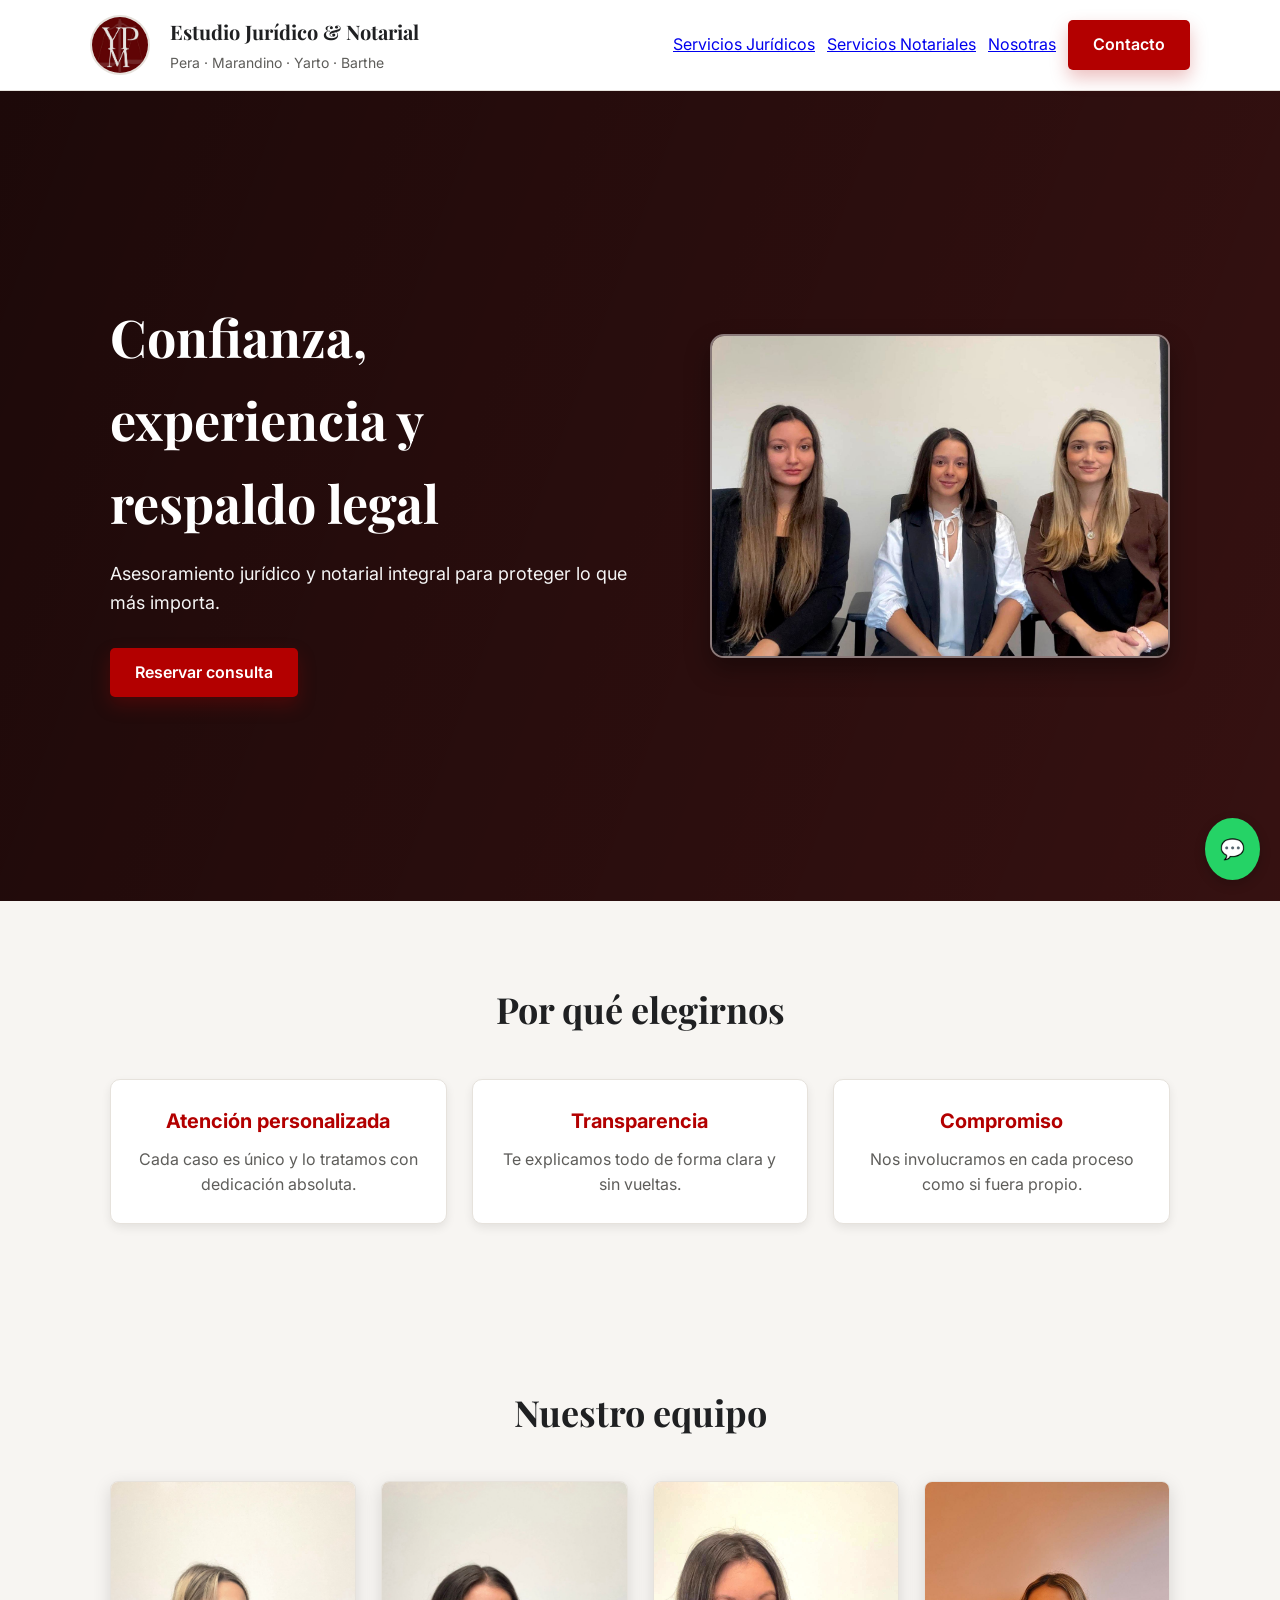
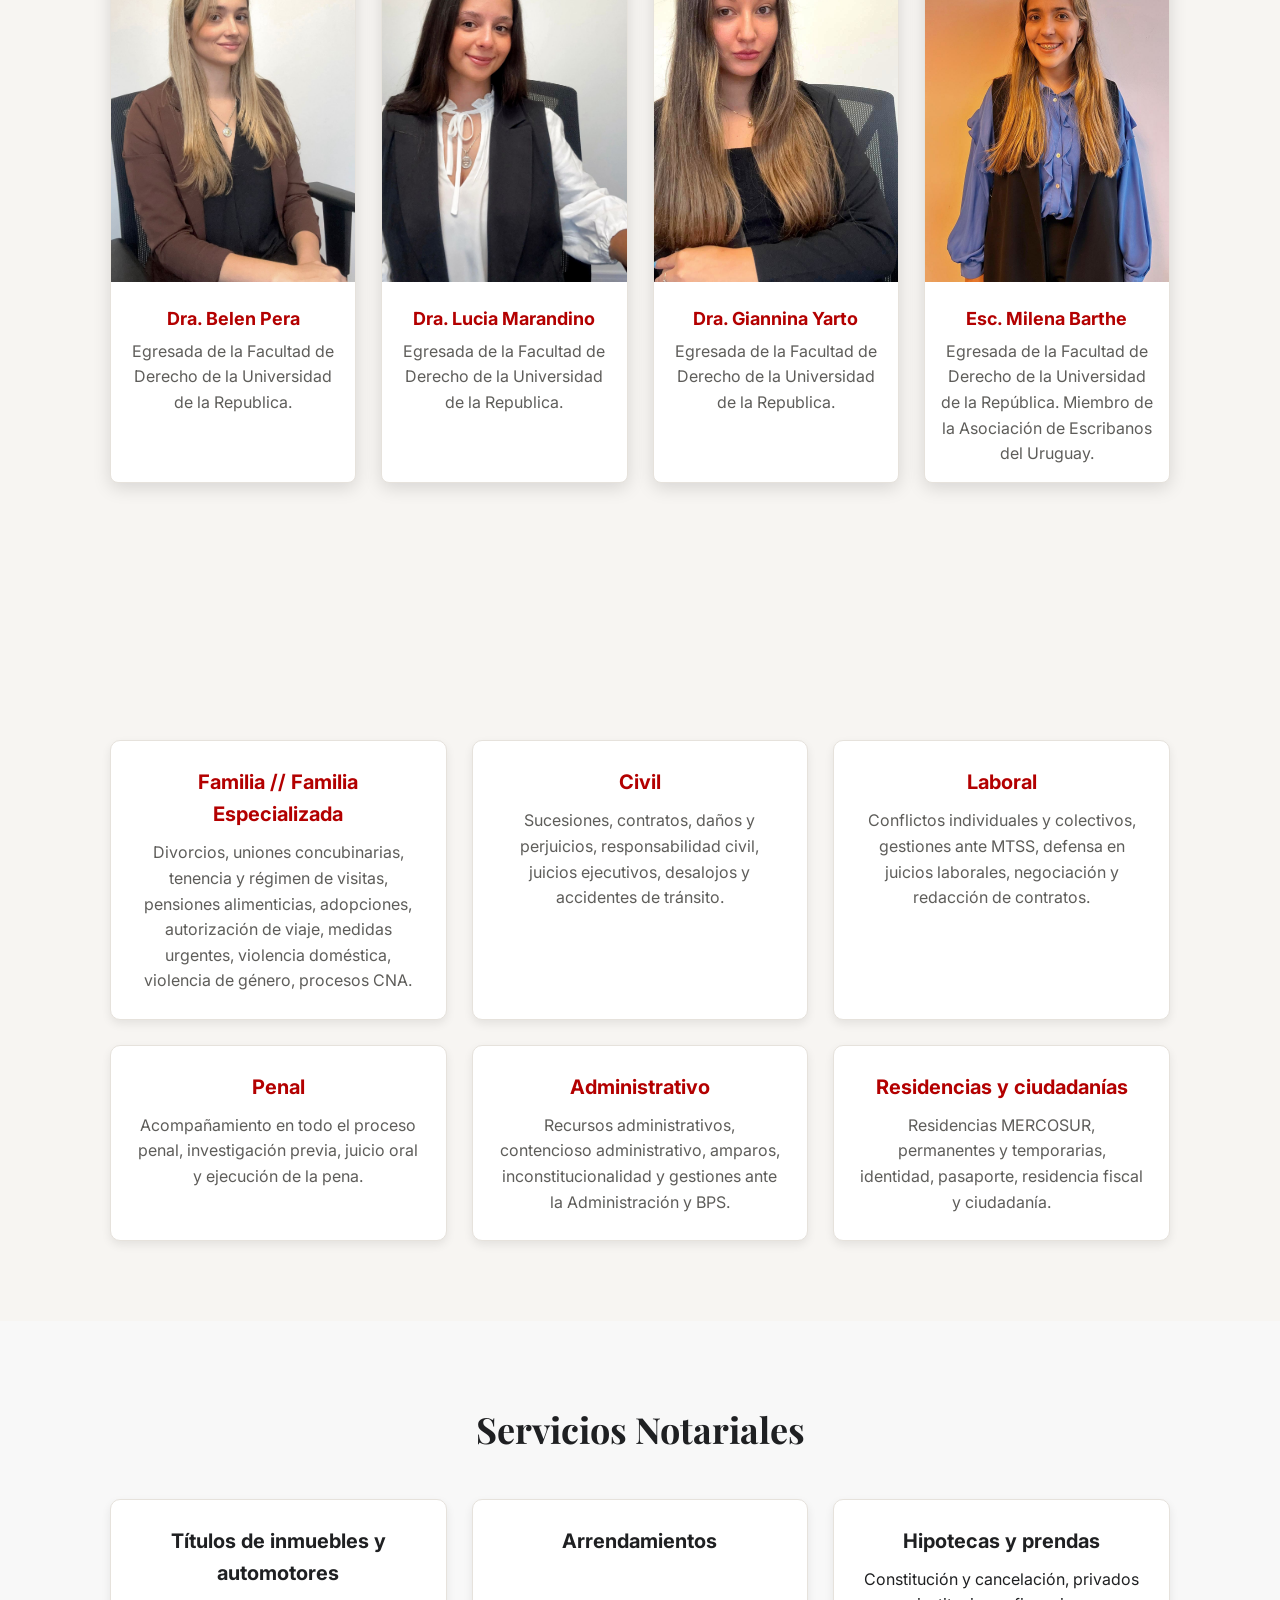
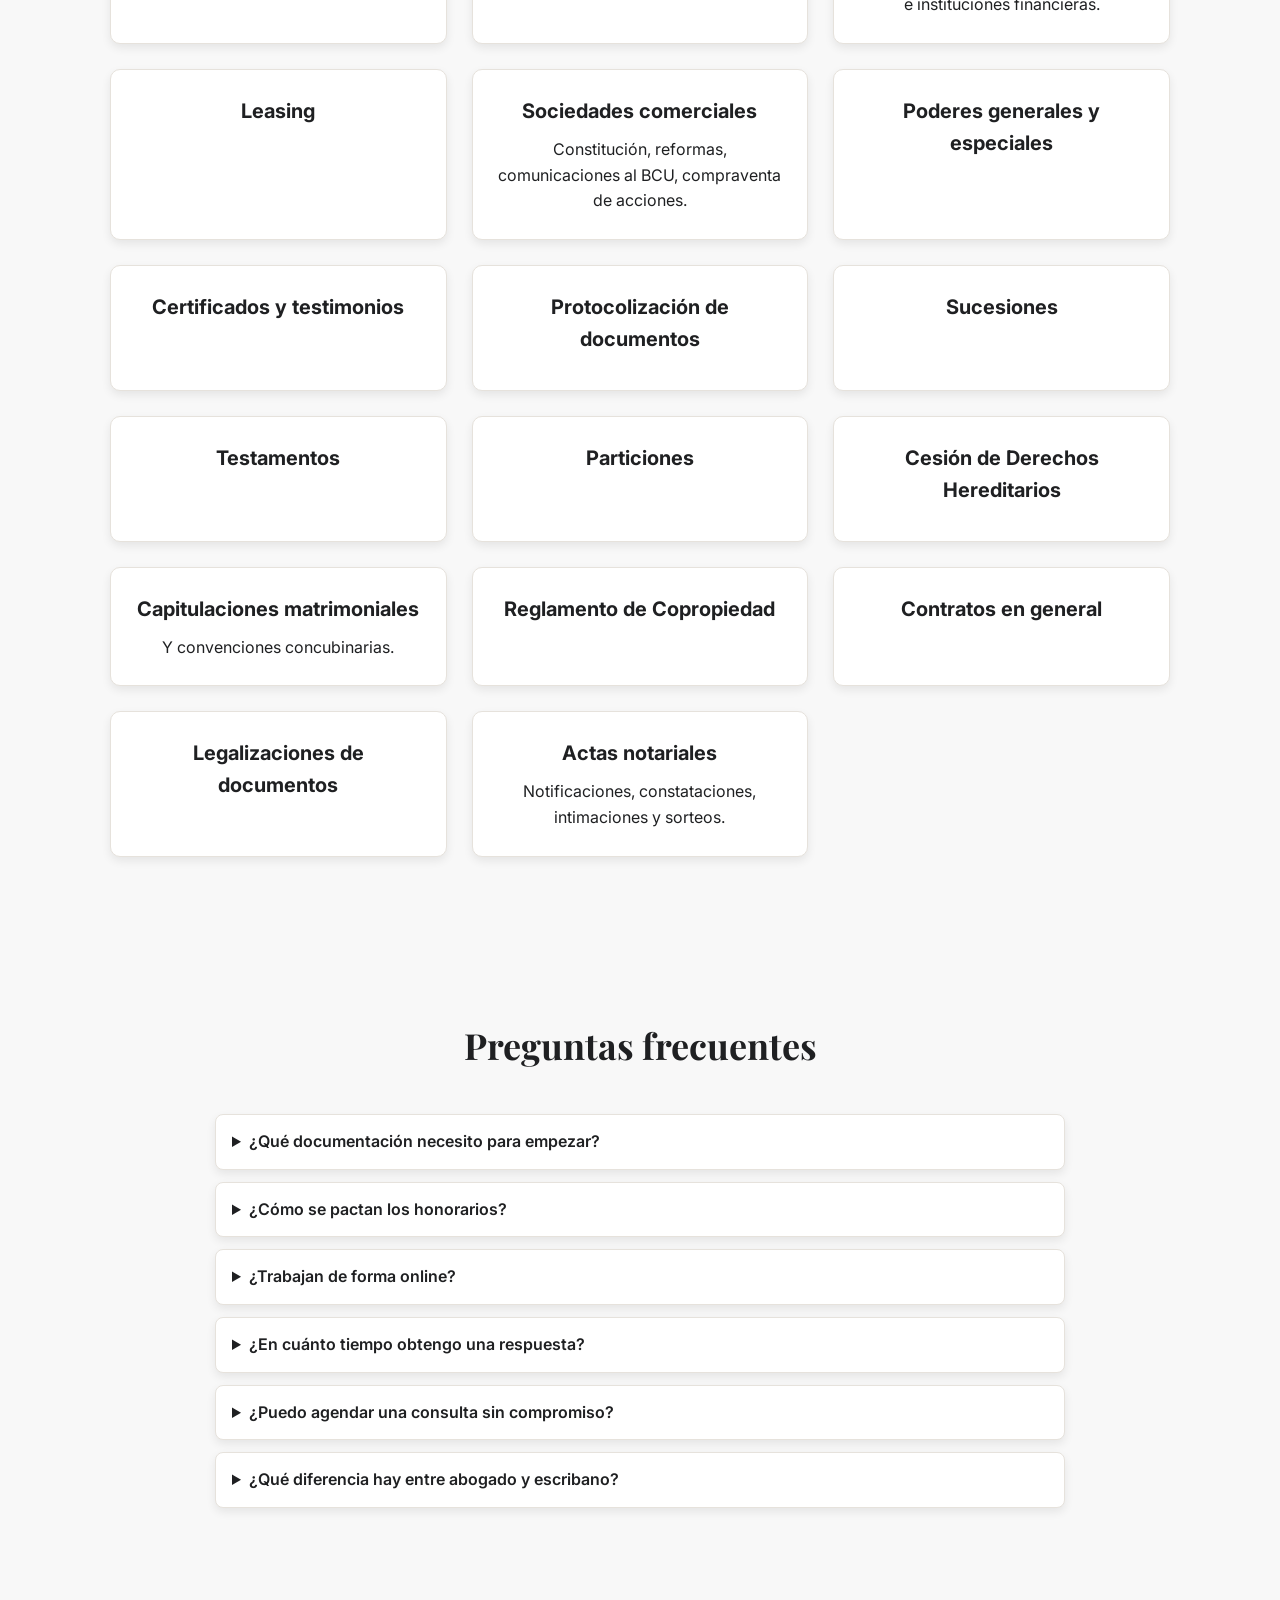
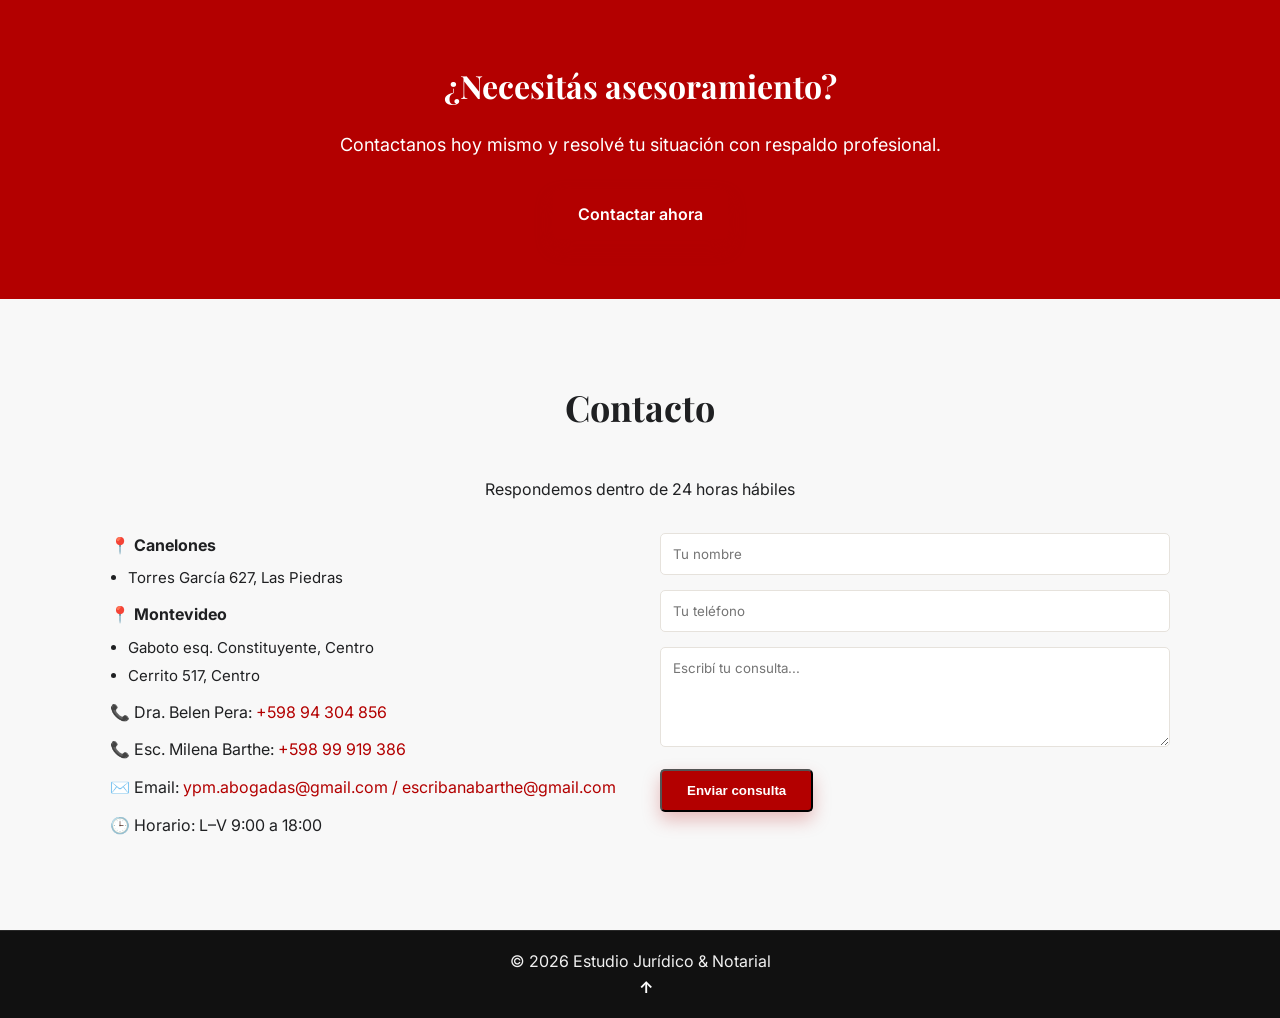
<file: index.html>
<!DOCTYPE html>
<html lang="es">
<head>
<meta charset="utf-8" />
<meta name="viewport" content="width=device-width, initial-scale=1" />

<title>Estudio Jurídico & Notarial</title>

<link href="https://fonts.googleapis.com/css2?family=Playfair+Display:wght@600;700&family=Inter:wght@300;400;500;600&display=swap" rel="stylesheet">
<link rel="stylesheet" href="style.css" />
</head>

<body>

<header class="header">
  <div class="container nav" id="navBar">
    <div class="brand">
      <img src="imagenes/logoGrande.jpeg" class="logo-img" alt="Logo Estudio" />
      <div class="brand-text">
        <span class="brand-title">Estudio Jurídico & Notarial</span>
        <span class="brand-subtitle">Pera · Marandino · Yarto · Barthe</span>
      </div>
    </div>

    <button class="burger" id="burgerBtn" aria-label="Abrir menú">☰</button>

    <nav class="menu" id="mainMenu">
      <a href="#servicios-juridicos">Servicios Jurídicos</a>
      <a href="#servicios-notariales">Servicios Notariales</a>
      <a href="#nosotras">Nosotras</a>
      <a href="#contacto" class="btn btn-primary">Contacto</a>
    </nav>
  </div>
</header>

<!-- HERO -->
<section class="hero">
  <div class="overlay"></div>
  <div class="container hero-inner fade-in">
    <div class="hero-content">
      <div class="hero-text">
        <h1>Confianza, experiencia y respaldo legal</h1>
        <p>Asesoramiento jurídico y notarial integral para proteger lo que más importa.</p>
        <a href="#contacto" class="btn btn-primary">Reservar consulta</a>
      </div>
      <div class="hero-image">
        <img src="imagenes/abogadas.jpeg" alt="Equipo de abogadas" />
      </div>
    </div>
  </div>
</section>

<!-- VALORES -->
<section id="valores" class="section">
  <div class="container">
    <h2 class="fade-in">Por qué elegirnos</h2>
    <div class="grid fade-in">
      <div class="card">
        <h3>Atención personalizada</h3>
        <p>Cada caso es único y lo tratamos con dedicación absoluta.</p>
      </div>
      <div class="card">
        <h3>Transparencia</h3>
        <p>Te explicamos todo de forma clara y sin vueltas.</p>
      </div>
      <div class="card">
        <h3>Compromiso</h3>
        <p>Nos involucramos en cada proceso como si fuera propio.</p>
      </div>
    </div>
  </div>
</section>

<!-- NOSOTRAS -->
<section id="nosotras" class="section">
  <div class="container">
    <h2 class="fade-in">Nuestro equipo</h2>

    <div class="team-grid fade-in">
      <div class="team-card">
        <img src="imagenes/fotoBelen.jpeg" alt="Dra. Belen Pera">
        <h3>Dra. Belen Pera</h3>
        <p>Egresada de la Facultad de Derecho de la Universidad de la Republica.</p>
      </div>

      <div class="team-card">
        <img src="imagenes/fotolucia.jpeg" alt="Dra. Lucia Marandino">
        <h3>Dra. Lucia Marandino</h3>
        <p>Egresada de la Facultad de Derecho de la Universidad de la Republica.</p>
      </div>

      <div class="team-card">
        <img src="imagenes/fotogiannina.jpeg" alt="Dra. Giannina Yarto">
        <h3>Dra. Giannina Yarto</h3>
        <p>Egresada de la Facultad de Derecho de la Universidad de la Republica.</p>
      </div>

      <div class="team-card">
        <img src="imagenes/milena.jpeg" alt="Esc. Milena Barthe">
        <h3>Esc. Milena Barthe</h3>
        <p>Egresada de la Facultad de Derecho de la Universidad de la República.
            Miembro de la Asociación de Escribanos del Uruguay.</p>
      </div>
    </div>
  </div>
</section>

<!-- SERVICIOS JURIDICOS -->
<section id="servicios-juridicos" class="section">
  <div class="container">
    <h2 class="fade-in">Servicios Jurídicos</h2>
    <div class="grid fade-in">
      <div class="card"><h3>Familia // Familia Especializada</h3><p>Divorcios, uniones concubinarias, tenencia y régimen de visitas, pensiones alimenticias, adopciones, autorización de viaje, medidas urgentes, violencia doméstica, violencia de género, procesos CNA.</p></div>
      <div class="card"><h3>Civil</h3><p>Sucesiones, contratos, daños y perjuicios, responsabilidad civil, juicios ejecutivos, desalojos y accidentes de tránsito.</p></div>
      <div class="card"><h3>Laboral</h3><p>Conflictos individuales y colectivos, gestiones ante MTSS, defensa en juicios laborales, negociación y redacción de contratos.</p></div>
      <div class="card"><h3>Penal</h3><p>Acompañamiento en todo el proceso penal, investigación previa, juicio oral y ejecución de la pena.</p></div>
      <div class="card"><h3>Administrativo</h3><p>Recursos administrativos, contencioso administrativo, amparos, inconstitucionalidad y gestiones ante la Administración y BPS.</p></div>
      <div class="card"><h3>Residencias y ciudadanías</h3><p>Residencias MERCOSUR, permanentes y temporarias, identidad, pasaporte, residencia fiscal y ciudadanía.</p></div>
    </div>
  </div>
</section>

<!-- SERVICIOS NOTARIALES -->
<section id="servicios-notariales" class="section dark-section">
  <div class="container">
    <h2 class="fade-in">Servicios Notariales</h2>
    <div class="grid fade-in">
      <div class="card"><h3>Títulos de inmuebles y automotores</h3></div>
      <div class="card"><h3>Arrendamientos</h3></div>
      <div class="card"><h3>Hipotecas y prendas</h3><p>Constitución y cancelación, privados e instituciones financieras.</p></div>
      <div class="card"><h3>Leasing</h3></div>
      <div class="card"><h3>Sociedades comerciales</h3><p>Constitución, reformas, comunicaciones al BCU, compraventa de acciones.</p></div>
      <div class="card"><h3>Poderes generales y especiales</h3></div>
      <div class="card"><h3>Certificados y testimonios</h3></div>
      <div class="card"><h3>Protocolización de documentos</h3></div>
      <div class="card"><h3>Sucesiones</h3></div>
      <div class="card"><h3>Testamentos</h3></div>
      <div class="card"><h3>Particiones</h3></div>
      <div class="card"><h3>Cesión de Derechos Hereditarios</h3></div>
      <div class="card"><h3>Capitulaciones matrimoniales</h3><p>Y convenciones concubinarias.</p></div>
      <div class="card"><h3>Reglamento de Copropiedad</h3></div>
      <div class="card"><h3>Contratos en general</h3></div>
      <div class="card"><h3>Legalizaciones de documentos</h3></div>
      <div class="card"><h3>Actas notariales</h3><p>Notificaciones, constataciones, intimaciones y sorteos.</p></div>
    </div>
  </div>
</section>

<!-- FAQ -->
<section id="faq" class="section alt">
  <div class="container">
    <h2 class="fade-in">Preguntas frecuentes</h2>
    <div class="faq" style="max-width:850px; margin:auto; text-align:left;">
      <details class="fade-in">
        <summary>¿Qué documentación necesito para empezar?</summary>
        <p>No te preocupes, en la primera consulta te indicamos exactamente qué documentos vas a necesitar según tu caso.</p>
      </details>
      <details class="fade-in">
        <summary>¿Cómo se pactan los honorarios?</summary>
        <p>Los honorarios se fijan luego de la primera consulta, de acuerdo a la complejidad y características de tu trámite.</p>
      </details>
      <details class="fade-in">
        <summary>¿Trabajan de forma online?</summary>
        <p>Sí. Atendemos de forma presencial en nuestras oficinas y también ofrecemos atención online para mayor comodidad.</p>
      </details>
      <details class="fade-in">
        <summary>¿En cuánto tiempo obtengo una respuesta?</summary>
        <p>Respondemos tu consulta a la brevedad, generalmente dentro de las 24 horas hábiles.</p>
      </details>
      <details class="fade-in">
        <summary>¿Puedo agendar una consulta sin compromiso?</summary>
        <p>Sí, podés coordinar una primera entrevista para analizar tu caso y recibir orientación inicial.</p>
      </details>
      <details class="fade-in">
        <summary>¿Qué diferencia hay entre abogado y escribano?</summary>
        <p>El abogado se especializa en defensa de derechos y resolución de conflictos, mientras que el escribano da fe, redacta y formaliza documentos legales.</p>
      </details>
    </div>
  </div>
</section>

<!-- CTA -->
<section class="cta">
  <div class="container fade-in">
    <h2>¿Necesitás asesoramiento?</h2>
    <p>Contactanos hoy mismo y resolvé tu situación con respaldo profesional.</p>
    <a href="#contacto" class="btn btn-primary">Contactar ahora</a>
  </div>
</section>

<!-- CONTACTO -->
<section id="contacto" class="section contact">
  <div class="container fade-in">
    <h2>Contacto</h2>
    <p>Respondemos dentro de 24 horas hábiles</p>

    <div class="contact-grid">

      <div class="contact-box">
        <ul class="contact-list">
          <li>📍 <strong>Canelones</strong>
            <ul>
              <li>Torres García 627, Las Piedras</li>
            </ul>
          </li>
          <li>📍 <strong>Montevideo</strong>
            <ul>
              <li>Gaboto esq. Constituyente, Centro</li>
              <li>Cerrito 517, Centro</li>
            </ul>
          </li>
          <li>📞 Dra. Belen Pera: <a href="tel:+59894304856">+598 94 304 856</a></li>
          <li>📞 Esc. Milena Barthe: <a href="tel:+59899919386">+598 99 919 386</a></li>
          <li>✉️ Email: <a href="mailto:ypm.abogadas@gmail.com">ypm.abogadas@gmail.com / escribanabarthe@gmail.com</a></li>
          <li>🕒 Horario: L–V 9:00 a 18:00</li>
        </ul>
      </div>

      <form class="form" onsubmit="enviarWhatsApp(event)">
        <input type="text" id="nombre" placeholder="Tu nombre" required>
        <input type="tel" id="telefono" placeholder="Tu teléfono" required>
        <textarea id="mensaje" placeholder="Escribí tu consulta..." required></textarea>

        <button type="submit" class="btn btn-primary">
          Enviar consulta
        </button>
      </form>

    </div>
  </div>
</section>

<a href="https://wa.me/59894304856" class="whatsapp" target="_blank" aria-label="Contacto WhatsApp">💬</a>

<footer class="footer">
  <p>© 2026 Estudio Jurídico & Notarial</p>
  <a href="#inicio" class="to-top" aria-label="Volver arriba">↑</a>
</footer>

<script src="codigo.js"></script>
</body>
</html>
</file>
<file: style.css>
﻿*{margin:0;padding:0;box-sizing:border-box;}

:root{
  --primary:#b30000;
  --primary-dark:#7b0000;
  --accent:#1e3148;
  --dark:#1f2022;
  --light:#f8f8f8;
  --muted:#5e5d5a;
  --border:#e6e2dc;
  --shadow:0 5px 18px rgba(0,0,0,0.13);
  --shadow-soft:0 4px 10px rgba(0,0,0,0.08);
}

body{background:#f7f5f2;}


body{
  font-family:'Inter',sans-serif;
  color:var(--dark);
  line-height:1.6;
}

.container{
  max-width:1100px;
  margin:auto;
  padding:0 20px;
}

/* HEADER */
.header{
  position:sticky;
  top:0;
  background:white;
  border-bottom:1px solid var(--border);
  z-index:100;
}

.nav{
  display:flex;
  justify-content:space-between;
  align-items:center;
  padding:15px 0;
}

.brand{
  display:flex;
  align-items:center;
  gap:10px;
}

.logo-img{
  width:60px;
  height:60px;
  border-radius:50%;
  object-fit:cover;
  border:2px solid var(--border);
}

.brand-title{
  font-family:'Playfair Display',serif;
  font-size:20px;
  font-weight:700;
  display:block;
}

.brand-text{
  display:flex;
  flex-direction:column;
  gap:4px;
  margin-left:10px;
}

.brand-subtitle{
  font-size:14px;
  color:var(--muted);
  display:block;
}

.burger {
  display:none;
  background:transparent;
  border:none;
  font-size:28px;
  padding:8px;
  cursor:pointer;
  color:var(--dark);
}

.menu {
  display:flex;
  gap:12px;
  align-items:center;
}

.menu a{
  transition:0.3s;
}

.menu a:hover{
  color:var(--primary);
}

/* HERO */
.hero{
  height:90vh;
  background:rgb(82, 26, 26);
  background-position:center center;
  background-size:cover;
  background-repeat:no-repeat;
  position:relative;
  display:flex;
  align-items:center;
  justify-content:center;
}

.overlay{
  position:absolute;
  inset:0;
  background:linear-gradient(110deg, rgba(0,0,0,0.65), rgba(0,0,0,0.35));
}

.hero-inner{
  position:relative;
  color:white;
  text-align:left;
  z-index:1;
  width:100%;
}

.hero-content{
  display:flex;
  align-items:center;
  justify-content:space-between;
  gap:32px;
  max-width:1100px;
  margin:auto;
}

.hero-text{
  flex:1;
  max-width:520px;
}

.hero h1{
  font-size:clamp(32px,5vw,52px);
  font-family:'Playfair Display',serif;
  margin-bottom:16px;
  color:#fff;
}

.hero p{
  font-size:18px;
  margin-bottom:30px;
  color:#f5f5f5;
}

.hero-image{
  flex:1;
  max-width:460px;
  border-radius:14px;
  overflow:hidden;
  box-shadow:0 12px 24px rgba(0,0,0,0.35);
  border:2px solid rgba(255,255,255,0.45);
}

.hero-image img{
  width:100%;
  height:100%;
  object-fit:cover;
  display:block;
}


/* BOTONES */
.btn{
  display:inline-block;
  padding:12px 25px;
  border-radius:5px;
  text-decoration:none;
  font-weight:600;
  transition:0.3s;
}

.btn-primary{
  background:var(--primary);
  color:white;
  box-shadow:0 8px 18px rgba(179,0,0,0.25);
}

.btn-primary:hover{
  background:var(--primary-dark);
  transform:translateY(-2px);
  box-shadow:0 10px 22px rgba(123,0,0,0.34);
}

/* SECCIONES */
.section{
  padding:80px 0;
  text-align:center;
}

.alt{
  background:var(--light);
}

.section h2{
  font-family:'Playfair Display',serif;
  font-size:36px;
  margin-bottom:40px;
  color:var(--dark);
}

/* GRID */
.grid{
  display:grid;
  grid-template-columns:repeat(auto-fit,minmax(250px,1fr));
  gap:25px;
  margin-top:30px;
}

/* CARDS */
.card{
  padding:25px;
  background:white;
  border:1px solid var(--border);
  border-radius:10px;
  box-shadow:var(--shadow-soft);
  transition:0.3s;
}

.card:hover{
  transform:translateY(-5px);
  box-shadow:0 8px 25px rgba(0,0,0,0.15);
}

.card h3{
  font-size:20px;
  margin-bottom:10px;
  color:var(--primary);
}

.card p{
  color:var(--muted);
}

/* TEAM */
.team-grid{
  display:grid;
  grid-template-columns:repeat(4,minmax(220px,1fr));
  gap:25px;
  margin-top:40px;
}

.team-card{
  background:white;
  border:1px solid var(--border);
  border-radius:8px;
  overflow:hidden;
  box-shadow:var(--shadow);
  transition:0.3s;
}

.team-card:hover{
  transform:translateY(-5px);
  box-shadow:0 8px 25px rgba(0,0,0,0.15);
}

.team-card img{
  width:100%;
  height:400px;
  object-fit:cover;
  object-position:center 15%;
}

@media(max-width:768px){
  .team-card img{
    height:280px;
    object-position:center 12%;
  }
}

.team-card h3{
  font-size:18px;
  margin:15px 0 5px;
  color:var(--primary);
}

.team-card p{
  color:var(--muted);
  margin:0 15px 15px;
}

/* CTA */
.section.dark-section {
  background: var(--light);
  color: var(--dark);
}

.section.dark-section .card {
  background:#ffffff;
  border:1px solid var(--border);
}

.section.dark-section h2,
.section.dark-section .card h3,
.section.dark-section .card p {
  color: var(--dark);
}

.cta{
  background:var(--primary);
  color:white;
  padding:60px 0;
  text-align:center;
}

.cta h2{
  font-family:'Playfair Display',serif;
  font-size:32px;
  margin-bottom:20px;
}

.cta p{
  font-size:18px;
  margin-bottom:30px;
}

/* CONTACTO */
.contact{
  background:var(--light);
}

.contact-grid{
  display:grid;
  grid-template-columns:1fr 1fr;
  gap:40px;
  margin-top:30px;
  text-align:left;
}

.contact-box p{
  margin:10px 0;
  font-size:16px;
}

.contact-list{
  list-style: none;
  margin: 0;
  padding: 0;
}

.contact-list > li {
  margin-bottom: 12px;
  font-size: 16px;
}

.contact-list > li > ul {
  list-style: disc;
  margin: 8px 0 0 18px;
  padding-left: 0;
}

.contact-list > li > ul > li {
  margin-bottom: 4px;
  font-size: 15px;
}

.contact-list a {
  color: var(--primary);
  text-decoration: none;
}

.contact-list a:hover {
  text-decoration: underline;
}

.form input,
.form textarea{
  width:100%;
  padding:12px;
  border:1px solid var(--border);
  border-radius:5px;
  margin-bottom:15px;
  font-family:inherit;
}

.form textarea{
  height:100px;
  resize:vertical;
}

/* FAQ */
.faq details {
  background:#ffffff;
  border:1px solid var(--border);
  border-radius:8px;
  padding:14px 16px;
  margin-bottom:12px;
  box-shadow:var(--shadow-soft);
}

.faq summary {
  font-weight:600;
  cursor:pointer;
  color:var(--dark);
}

.faq p {
  margin:10px 0 0;
  color:var(--muted);
  line-height:1.65;
}

/* WHATSAPP */
.whatsapp{
  position:fixed;
  bottom:20px;
  right:20px;
  background:#25d366;
  padding:15px;
  border-radius:50%;
  color:white;
  font-size:20px;
  text-decoration:none;
  box-shadow:0 4px 12px rgba(0,0,0,0.2);
  transition:0.3s;
  z-index:100;
}

.whatsapp:hover{
  transform:scale(1.1);
}

/* ANIMACION */
.fade-in{
  opacity:0;
  transform:translateY(20px);
  transition:0.6s;
}

/* FOOTER */
.footer{
  background:#111;
  color:#f1f1f1;
  text-align:center;
  padding:18px 20px;
  border-top:1px solid rgba(255,255,255,0.1);
}

.footer .to-top{
  color:#fff;
  margin-left:12px;
  text-decoration:none;
  font-weight:700;
}

.footer .to-top:hover{
  color:var(--primary);
}

.fade-in.show{
  opacity:1;
  transform:translateY(0);
}

/* RESPONSIVE */
@media(max-width:768px){
  .burger {
    display:block;
  }

  .nav{
    flex-wrap:wrap;
    gap:10px;
    align-items:flex-start;
    background:rgba(255,255,255,0.95);
    padding:10px 15px;
    box-shadow:0 4px 16px rgba(0,0,0,0.08);
  }

  .menu{
    width:100%;
    display:none;
    flex-direction:column;
    gap:10px;
    background:transparent;
    margin-top:5px;
    padding:10px 0;
  }

  .nav.open .menu {
    display:flex;
  }

  .menu a{
    margin:0;
    padding:10px 12px;
    border-radius:8px;
    border:1px solid rgba(0,0,0,0.10);
    background:rgba(255,255,255,0.95);
    text-align:center;
    font-weight:600;
  }

  .menu a.btn-primary {
    background:var(--primary);
    color:#fff;
    border-color:transparent;
  }

  .menu a{
    margin:0;
  }

  .hero{
    height:75vh;
  }

  .hero-content {
    flex-direction:column;
    align-items:center;
    text-align:center;
  }

  .hero-text {
    max-width:100%;
    margin-bottom:20px;
  }

  .hero-image {
    width:100%;
    max-width:420px;
    min-height:220px;
  }

  .hero-image img {
    height:100%;
    object-position:center;
  }

  .hero h1{
    font-size:28px;
  }

  .hero p{
    font-size:16px;
  }

  .section{
    padding:60px 0;
  }

  .whatsapp {
    bottom:16px;
    right:16px;
    padding:13px;
    font-size:18px;
  }

  .section h2{
    font-size:28px;
  }

  .grid,
  .team-grid{
    grid-template-columns:1fr;
  }

  .contact-grid{
    grid-template-columns:1fr;
    text-align:center;
  }

  .cta{
    padding:40px 0;
  }

  .cta h2{
    font-size:24px;
  }
}

@media(max-width:480px){
  .hero{
    height:auto;
    min-height:65vh;
    padding-top:25px;
    padding-bottom:25px;
  }

  .hero-content{
    gap:18px;
  }

  .hero h1{
    font-size:22px;
  }

  .hero p{
    font-size:15px;
  }

  .whatsapp {
    bottom:14px;
    right:14px;
    padding:12px;
    font-size:16px;
  }

  .footer{
    padding:16px 12px;
  }

  .to-top{
    margin-left:8px;
  }

  .container{
    padding:0 15px;
  }

  .hero h1{
    font-size:24px;
  }

  .btn{
    padding:10px 20px;
    font-size:14px;
  }

  .card{
    padding:20px;
  }

  .team-card img{
    height:150px;
  }
}
</file>
